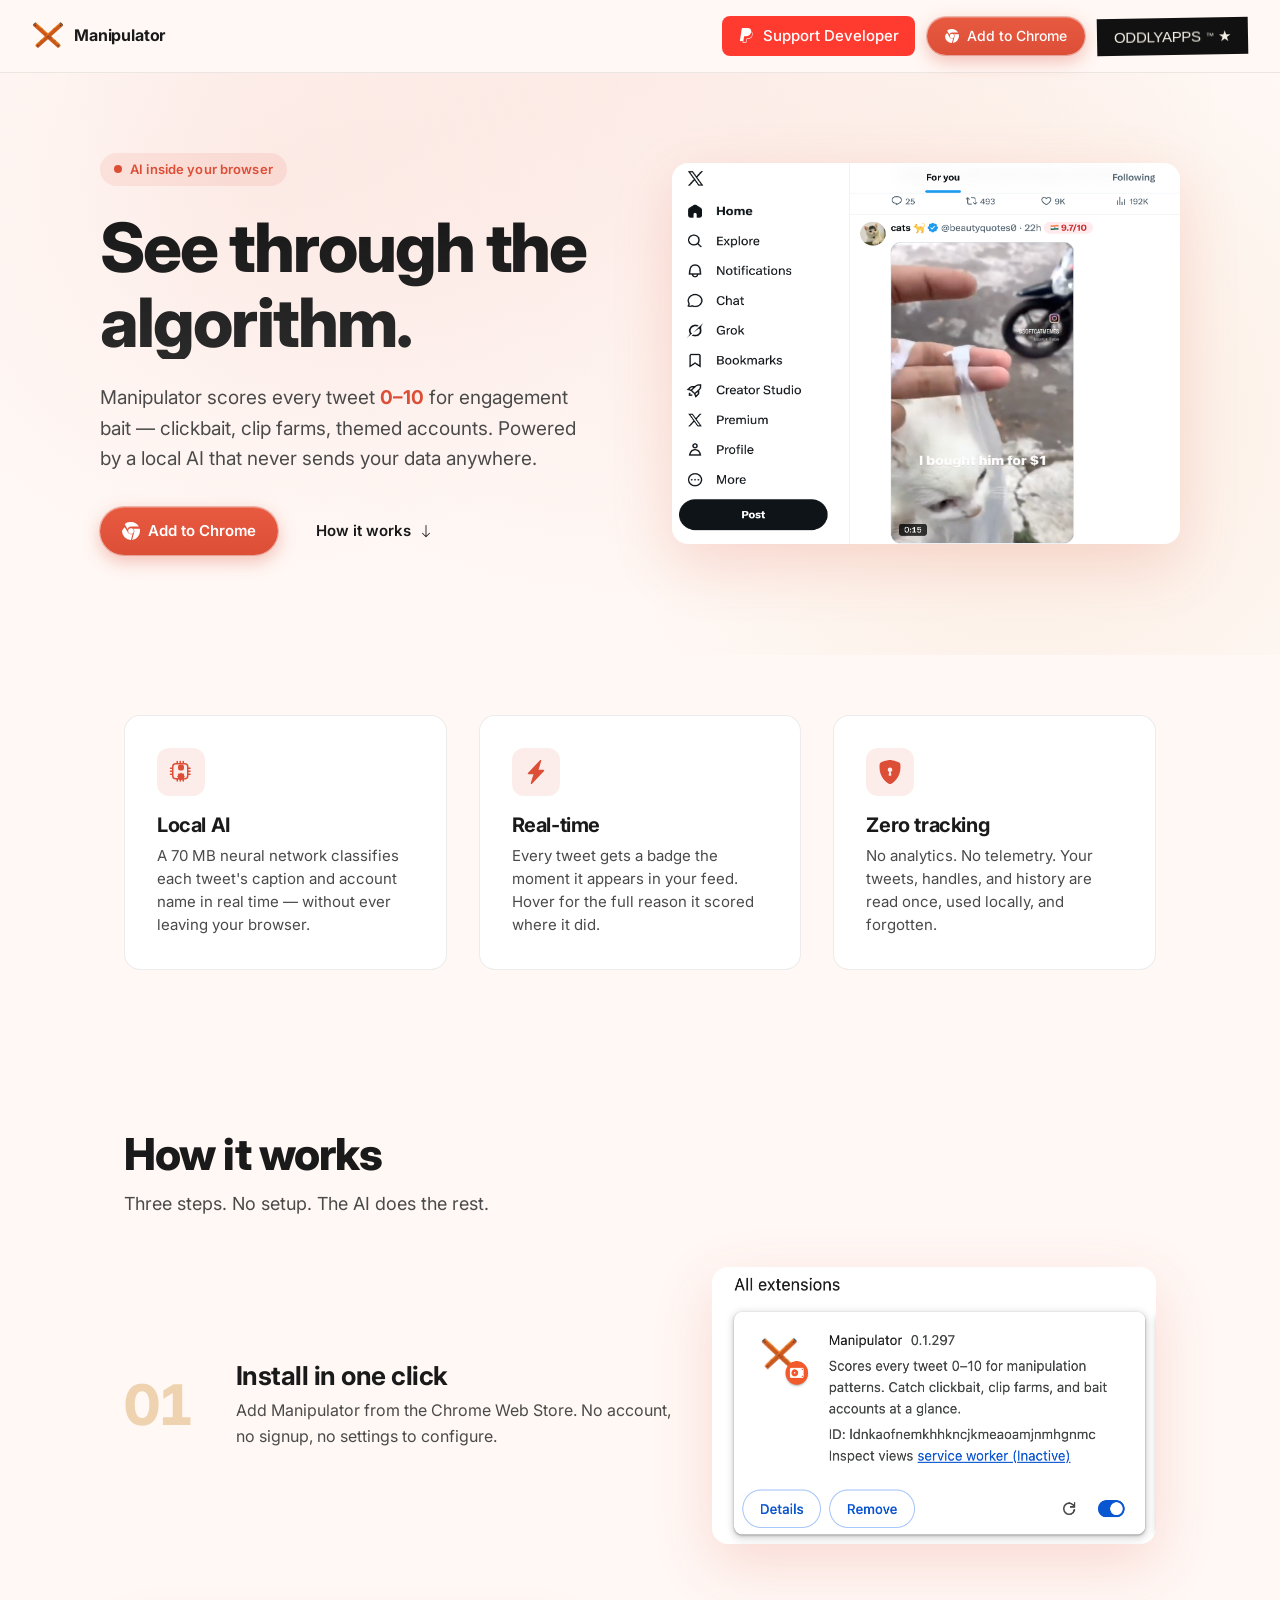
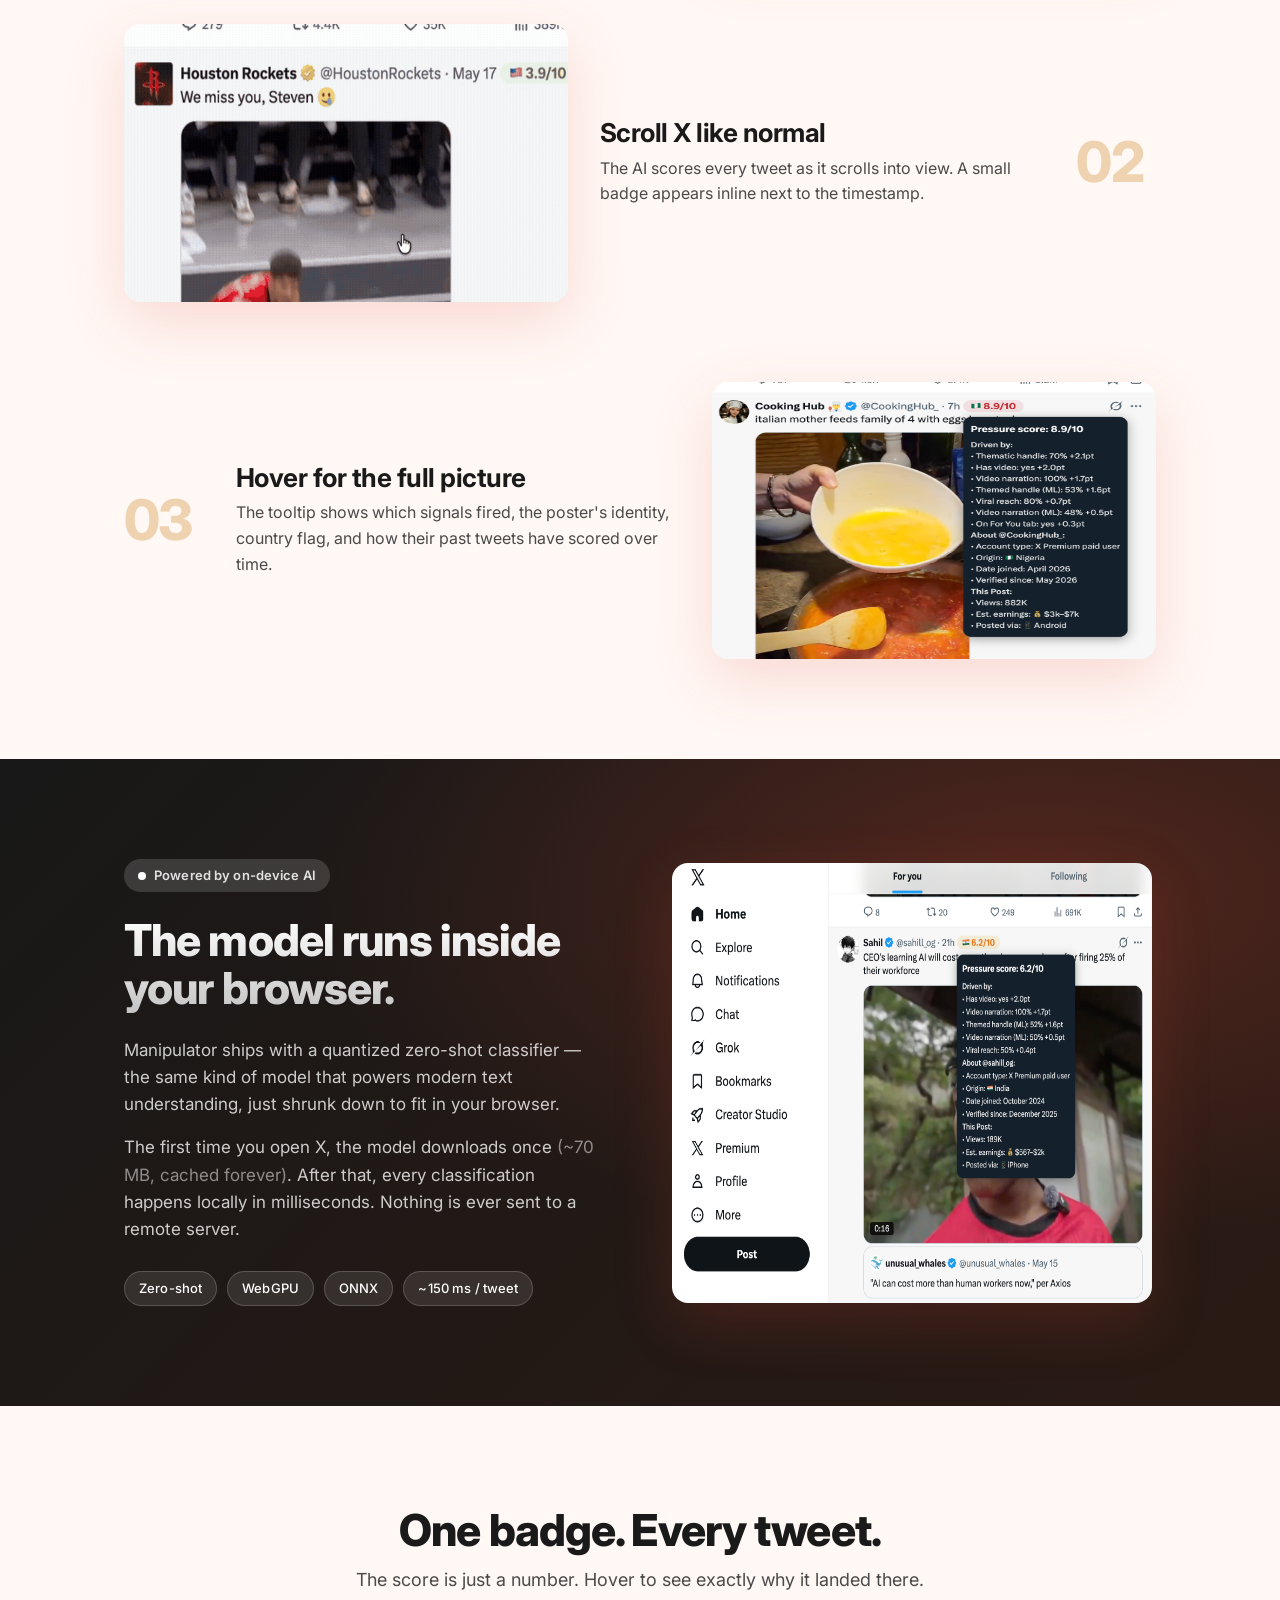
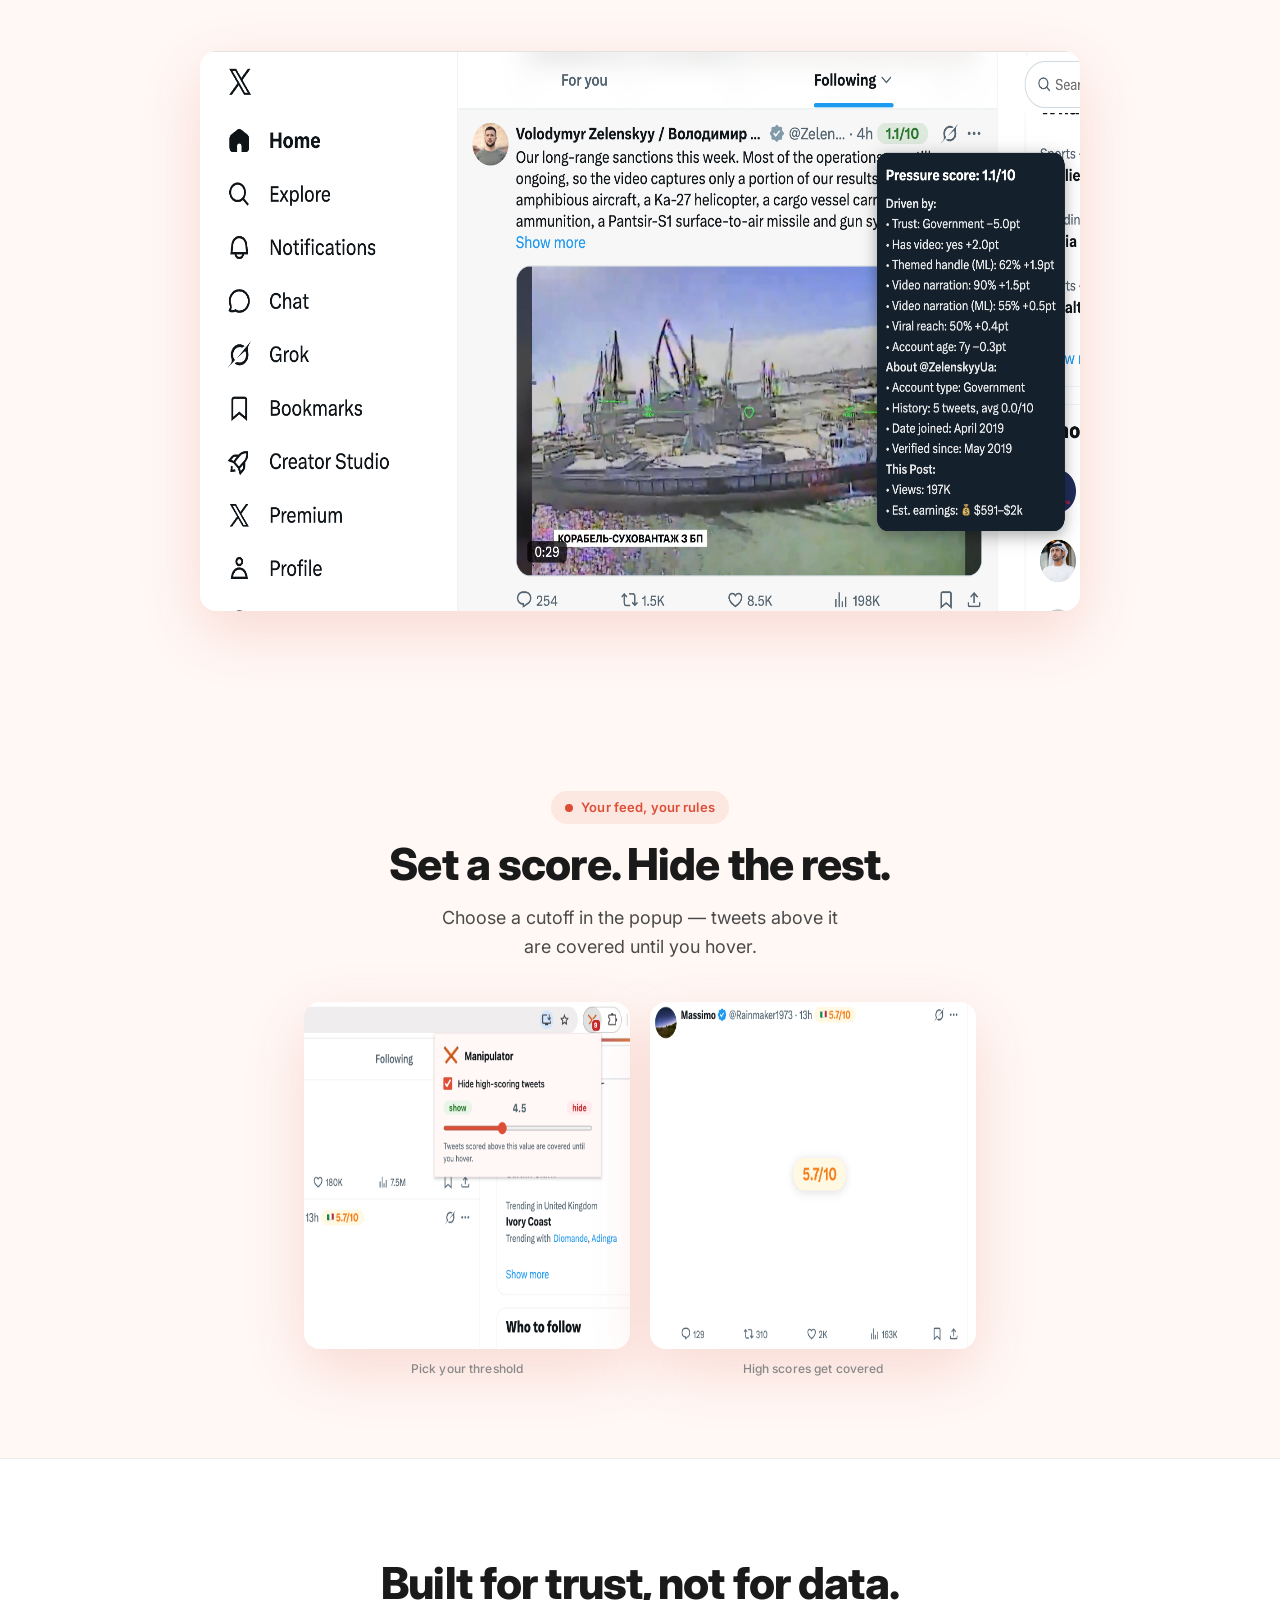
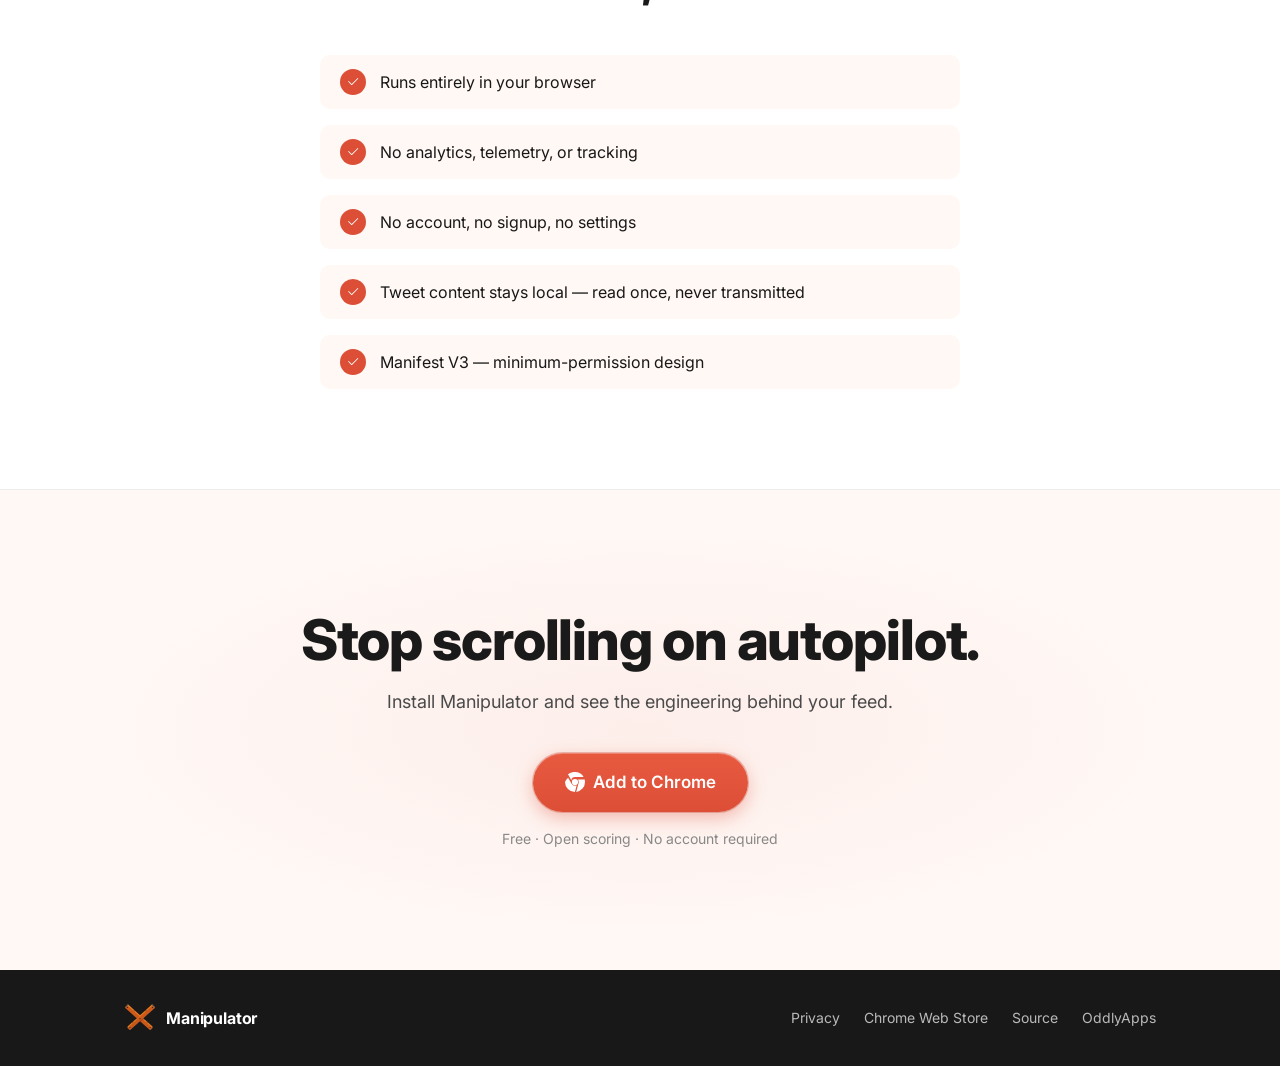
<file: website/index.html>
<!DOCTYPE html>
<html lang="en">
<head>
  <meta charset="UTF-8">
  <meta name="viewport" content="width=device-width, initial-scale=1.0">
  <title>Manipulator — Chrome Extension to Score X Tweets for Manipulation</title>
  <meta name="description" content="Free Chrome extension for X (Twitter). Scores every tweet 0–10 for clickbait, clip farms, and engagement bait using on-device AI. No account, no tracking.">
  <meta name="robots" content="index, follow, max-image-preview:large">
  <meta name="author" content="Manipulator">
  <meta name="theme-color" content="#dc4e36">
  <link rel="canonical" href="https://manipulator-40561.web.app/">
  <link rel="icon" type="image/png" href="icon.png">
  <link rel="apple-touch-icon" href="icon.png">
  <meta property="og:type" content="website">
  <meta property="og:site_name" content="Manipulator">
  <meta property="og:title" content="Manipulator — See through the algorithm on X">
  <meta property="og:description" content="Score every tweet 0–10 for manipulation patterns. Local AI, real-time badges, zero tracking.">
  <meta property="og:url" content="https://manipulator-40561.web.app/">
  <meta property="og:image" content="https://manipulator-40561.web.app/screenshots/hero.png">
  <meta property="og:image:width" content="1000">
  <meta property="og:image:height" content="400">
  <meta property="og:image:alt" content="Manipulator manipulation score badges on the X timeline">
  <meta property="og:locale" content="en_US">
  <meta name="twitter:card" content="summary_large_image">
  <meta name="twitter:title" content="Manipulator — Chrome extension for X feed scores">
  <meta name="twitter:description" content="Spot clickbait, clip farms, and themed accounts at a glance. On-device AI for X (Twitter).">
  <meta name="twitter:image" content="https://manipulator-40561.web.app/screenshots/hero.png">
  <meta name="twitter:image:alt" content="Manipulator manipulation score badges on the X timeline">
  <link rel="preconnect" href="https://fonts.googleapis.com">
  <link rel="preconnect" href="https://fonts.gstatic.com" crossorigin>
  <link href="https://fonts.googleapis.com/css2?family=Inter:wght@400;500;600;700;800;900&display=swap" rel="stylesheet">
  <link rel="stylesheet" href="https://cdn.jsdelivr.net/npm/bootstrap-icons@1.13.1/font/bootstrap-icons.min.css">
  <link rel="stylesheet" href="style.css">
  <script type="application/ld+json">
  {
    "@context": "https://schema.org",
    "@graph": [
      {
        "@type": "WebSite",
        "@id": "https://manipulator-40561.web.app/#website",
        "url": "https://manipulator-40561.web.app/",
        "name": "Manipulator",
        "description": "Chrome extension that scores X (Twitter) tweets for manipulation and engagement bait.",
        "inLanguage": "en"
      },
      {
        "@type": "SoftwareApplication",
        "@id": "https://manipulator-40561.web.app/#app",
        "name": "Manipulator",
        "url": "https://manipulator-40561.web.app/",
        "image": "https://manipulator-40561.web.app/screenshots/hero.png",
        "description": "Scores every tweet 0–10 for clickbait, clip farms, and themed accounts on X using local AI in your browser.",
        "applicationCategory": "BrowserApplication",
        "applicationSubCategory": "Chrome Extension",
        "operatingSystem": "Chrome",
        "downloadUrl": "https://chromewebstore.google.com/detail/manipulator/jiocikdgjppkkaehmkihhilhgfkkcoli",
        "offers": {
          "@type": "Offer",
          "price": "0",
          "priceCurrency": "USD"
        },
        "featureList": [
          "Real-time manipulation scores on X timeline",
          "On-device zero-shot AI classification",
          "Configurable score threshold to hide unwanted tweets",
          "No analytics or telemetry",
          "Hover tooltip with signal breakdown"
        ],
        "isPartOf": { "@id": "https://manipulator-40561.web.app/#website" }
      }
    ]
  }
  </script>
</head>
<body>
  <a class="skip-link" href="#main">Skip to content</a>

  <header class="nav">
    <nav class="nav__inner" aria-label="Primary">
    <a href="./" class="nav__brand">
      <img src="icon.png" alt="Manipulator" width="32" height="32">
      <span>Manipulator</span>
    </a>
    <div class="nav__actions">
      <a href="https://oddlyapps.com/donate" class="donate-link" rel="noopener noreferrer"><i class="bi bi-paypal" style="margin-right: 10px;"></i>Support Developer</a>
      <a href="https://chromewebstore.google.com/detail/manipulator/jiocikdgjppkkaehmkihhilhgfkkcoli" class="btn btn--primary btn--small" rel="noopener noreferrer">
        <!-- bi-browser-chrome -->
        <svg xmlns="http://www.w3.org/2000/svg" width="14" height="14" fill="currentColor" viewBox="0 0 16 16" aria-hidden="true">
          <path fill-rule="evenodd" d="M16 8a8.001 8.001 0 0 1-7.022 7.94l1.902-7.098a2.995 2.995 0 0 0 .05-1.492A2.977 2.977 0 0 0 10.237 6h5.511A8 8 0 0 1 16 8M0 8a8 8 0 0 0 7.927 8l1.426-5.321a2.978 2.978 0 0 1-.723.255 2.979 2.979 0 0 1-1.743-.187A2.986 2.986 0 0 1 5.27 9.4L2.487 4.582A7.987 7.987 0 0 0 0 8m5.5 0a2.5 2.5 0 1 1 5 0 2.5 2.5 0 0 1-5 0M8 0a7.998 7.998 0 0 1 6.929 4H8a3.003 3.003 0 0 0-2.96 2.5h-.04l-.045-.083L2.387 1.84A7.978 7.978 0 0 1 8 0"/>
        </svg>
        Add to Chrome
      </a>
      <a href="https://oddlyapps.com/manipulator" class="oddlyapps-logo" rel="noopener noreferrer">OddlyApps<sup>™</sup> <span aria-hidden="true">★</span></a>
    </div>
    </nav>
  </header>

  <main id="main">
  <section class="hero" aria-labelledby="hero-heading">
    <div class="hero__inner">
      <div class="hero__copy">
        <span class="eyebrow">
          <span class="dot"></span> AI inside your browser
        </span>
        <h1 id="hero-heading">See through the algorithm.</h1>
        <p class="lead">
          Manipulator scores every tweet <strong>0–10</strong> for engagement
          bait — clickbait, clip farms, themed accounts. Powered by a local
          AI that never sends your data anywhere.
        </p>
        <div class="hero__cta">
          <a href="https://chromewebstore.google.com/detail/manipulator/jiocikdgjppkkaehmkihhilhgfkkcoli" class="btn btn--primary" rel="noopener noreferrer">
            <!-- bi-browser-chrome -->
            <svg xmlns="http://www.w3.org/2000/svg" width="18" height="18" fill="currentColor" viewBox="0 0 16 16" aria-hidden="true">
              <path fill-rule="evenodd" d="M16 8a8.001 8.001 0 0 1-7.022 7.94l1.902-7.098a2.995 2.995 0 0 0 .05-1.492A2.977 2.977 0 0 0 10.237 6h5.511A8 8 0 0 1 16 8M0 8a8 8 0 0 0 7.927 8l1.426-5.321a2.978 2.978 0 0 1-.723.255 2.979 2.979 0 0 1-1.743-.187A2.986 2.986 0 0 1 5.27 9.4L2.487 4.582A7.987 7.987 0 0 0 0 8m5.5 0a2.5 2.5 0 1 1 5 0 2.5 2.5 0 0 1-5 0M8 0a7.998 7.998 0 0 1 6.929 4H8a3.003 3.003 0 0 0-2.96 2.5h-.04l-.045-.083L2.387 1.84A7.978 7.978 0 0 1 8 0"/>
            </svg>
            Add to Chrome
          </a>
          <a href="#how" class="btn btn--ghost">
            How it works
            <!-- bi-arrow-down -->
            <svg xmlns="http://www.w3.org/2000/svg" width="14" height="14" fill="currentColor" viewBox="0 0 16 16" aria-hidden="true">
              <path fill-rule="evenodd" d="M8 1a.5.5 0 0 1 .5.5v11.793l3.146-3.147a.5.5 0 0 1 .708.708l-4 4a.5.5 0 0 1-.708 0l-4-4a.5.5 0 0 1 .708-.708L7.5 13.293V1.5A.5.5 0 0 1 8 1z"/>
            </svg>
          </a>
        </div>
      </div>

      <div class="hero__visual">
        <div class="screenshot screenshot--hero">
          <img src="screenshots/hero.png" alt="Manipulator badges in the X timeline" width="1000" height="400" fetchpriority="high" decoding="async">
        </div>
      </div>
    </div>
  </section>

  <!-- ─── Three pillars ─────────────────────────────────────────────── -->
  <section class="pillars" aria-labelledby="pillars-heading">
    <h2 id="pillars-heading" class="visually-hidden">Why Manipulator</h2>
    <div class="container">
      <div class="pillar">
        <div class="pillar__icon" aria-hidden="true">
          <!-- bi-cpu-fill -->
          <svg xmlns="http://www.w3.org/2000/svg" fill="currentColor" viewBox="0 0 16 16">
            <path d="M6 4.5a1.5 1.5 0 0 1 1.5-1.5h1A1.5 1.5 0 0 1 10 4.5v1A1.5 1.5 0 0 1 8.5 7h-1A1.5 1.5 0 0 1 6 5.5v-1zM6.5 9a.5.5 0 0 0-.5.5v.793l-.354.353a.5.5 0 0 0 0 .708l.354.353V12.5a.5.5 0 0 0 .5.5h.793l.353.354a.5.5 0 0 0 .708 0L8.707 13H9.5a.5.5 0 0 0 .5-.5v-.793l.354-.353a.5.5 0 0 0 0-.708L10 10.293V9.5a.5.5 0 0 0-.5-.5h-.793L8.354 8.646a.5.5 0 0 0-.708 0L7.293 9H6.5z"/>
            <path d="M5.5.5A.5.5 0 0 1 6 1v1h1V1a.5.5 0 0 1 1 0v1h1V1a.5.5 0 0 1 1 0v1h.5A2.5 2.5 0 0 1 13 4.5V5h1a.5.5 0 0 1 0 1h-1v1h1a.5.5 0 0 1 0 1h-1v1h1a.5.5 0 0 1 0 1h-1v.5a2.5 2.5 0 0 1-2.5 2.5H10v1a.5.5 0 0 1-1 0v-1H8v1a.5.5 0 0 1-1 0v-1H6v1a.5.5 0 0 1-1 0v-1h-.5A2.5 2.5 0 0 1 2 10.5V10H1a.5.5 0 0 1 0-1h1V8H1a.5.5 0 0 1 0-1h1V6H1a.5.5 0 0 1 0-1h1v-.5A2.5 2.5 0 0 1 4.5 2H5V1a.5.5 0 0 1 .5-.5zM4.5 3A1.5 1.5 0 0 0 3 4.5v6A1.5 1.5 0 0 0 4.5 12h6a1.5 1.5 0 0 0 1.5-1.5v-6A1.5 1.5 0 0 0 10.5 3h-6z"/>
          </svg>
        </div>
        <h3>Local AI</h3>
        <p>A 70 MB neural network classifies each tweet's caption and account name in real time — without ever leaving your browser.</p>
      </div>
      <div class="pillar">
        <div class="pillar__icon" aria-hidden="true">
          <!-- bi-lightning-charge-fill -->
          <svg xmlns="http://www.w3.org/2000/svg" fill="currentColor" viewBox="0 0 16 16">
            <path d="M11.251.068a.5.5 0 0 1 .227.58L9.677 6.5H13a.5.5 0 0 1 .364.843l-8 8.5a.5.5 0 0 1-.842-.49L6.323 9.5H3a.5.5 0 0 1-.364-.843l8-8.5a.5.5 0 0 1 .615-.09z"/>
          </svg>
        </div>
        <h3>Real-time</h3>
        <p>Every tweet gets a badge the moment it appears in your feed. Hover for the full reason it scored where it did.</p>
      </div>
      <div class="pillar">
        <div class="pillar__icon" aria-hidden="true">
          <!-- bi-shield-lock-fill -->
          <svg xmlns="http://www.w3.org/2000/svg" fill="currentColor" viewBox="0 0 16 16">
            <path fill-rule="evenodd" d="M8 0c-.69 0-1.843.265-2.928.56-1.11.3-2.229.655-2.887.87a1.54 1.54 0 0 0-1.044 1.262c-.596 4.477.787 7.795 2.465 9.99a11.78 11.78 0 0 0 2.517 2.453c.386.273.744.482 1.048.625.28.132.581.24.829.24s.548-.108.829-.24a7.158 7.158 0 0 0 1.048-.625 11.779 11.779 0 0 0 2.517-2.453c1.678-2.195 3.061-5.513 2.465-9.99a1.541 1.541 0 0 0-1.044-1.263 62.467 62.467 0 0 0-2.887-.87C9.843.266 8.69 0 8 0zm0 5a1.5 1.5 0 0 1 .5 2.915l.385 1.99a.5.5 0 0 1-.491.595h-.788a.5.5 0 0 1-.49-.595l.384-1.99A1.5 1.5 0 0 1 8 5z"/>
          </svg>
        </div>
        <h3>Zero tracking</h3>
        <p>No analytics. No telemetry. Your tweets, handles, and history are read once, used locally, and forgotten.</p>
      </div>
    </div>
  </section>

  <!-- ─── How it works ──────────────────────────────────────────────── -->
  <section class="how" id="how" aria-labelledby="how-heading">
    <div class="container">
      <h2 id="how-heading">How it works</h2>
      <p class="section-lead">
        Three steps. No setup. The AI does the rest.
      </p>

      <ol class="steps">
        <li class="step">
          <div class="step__number">01</div>
          <div class="step__body">
            <h3>Install in one click</h3>
            <p>Add Manipulator from the Chrome Web Store. No account, no signup, no settings to configure.</p>
          </div>
          <div class="screenshot screenshot--step">
            <img src="screenshots/step-install.png" alt="Chrome Web Store install page for Manipulator" width="960" height="600" loading="lazy" decoding="async">
          </div>
        </li>

        <li class="step step--reverse">
          <div class="step__number">02</div>
          <div class="step__body">
            <h3>Scroll X like normal</h3>
            <p>The AI scores every tweet as it scrolls into view. A small badge appears inline next to the timestamp.</p>
          </div>
          <div class="screenshot screenshot--step">
            <img src="screenshots/step-badge.gif" alt="Manipulator score badge on a tweet in the X timeline" width="760" height="600" loading="lazy" decoding="async">
          </div>
        </li>

        <li class="step">
          <div class="step__number">03</div>
          <div class="step__body">
            <h3>Hover for the full picture</h3>
            <p>The tooltip shows which signals fired, the poster's identity, country flag, and how their past tweets have scored over time.</p>
          </div>
          <div class="screenshot screenshot--step">
            <img src="screenshots/step-tooltip.png" alt="Manipulator tooltip showing score breakdown on hover" width="960" height="600" loading="lazy" decoding="async">
          </div>
        </li>
      </ol>
    </div>
  </section>

  <!-- ─── AI emphasis ───────────────────────────────────────────────── -->
  <section class="ai" aria-labelledby="ai-heading">
    <div class="container ai__grid">
      <div class="ai__copy">
        <span class="eyebrow eyebrow--light">
          <span class="dot dot--light"></span> Powered by on-device AI
        </span>
        <h2 id="ai-heading">The model runs inside your browser.</h2>
        <p>
          Manipulator ships with a quantized zero-shot classifier — the same
          kind of model that powers modern text understanding, just shrunk
          down to fit in your browser.
        </p>
        <p>
          The first time you open X, the model downloads once
          <span class="muted">(~70 MB, cached forever)</span>. After that,
          every classification happens locally in milliseconds. Nothing is
          ever sent to a remote server.
        </p>
        <div class="ai__pills">
          <span class="pill">Zero-shot</span>
          <span class="pill">WebGPU</span>
          <span class="pill">ONNX</span>
          <span class="pill">~150 ms / tweet</span>
        </div>
      </div>

      <div class="screenshot screenshot--ai">
        <img src="screenshots/ai-breakdown.png" alt="Manipulator tooltip showing AI classification signals" width="960" height="440" loading="lazy" decoding="async">
      </div>
    </div>
  </section>

  <!-- ─── Big screenshot ────────────────────────────────────────────── -->
  <section class="showcase" aria-labelledby="showcase-heading">
    <div class="container">
      <h2 id="showcase-heading">One badge. Every tweet.</h2>
      <p class="section-lead">
        The score is just a number. Hover to see exactly why it landed there.
      </p>

      <div class="screenshot screenshot--showcase">
        <img src="screenshots/showcase.png" alt="High-scoring tweet with Manipulator tooltip expanded" width="1760" height="560" loading="lazy" decoding="async">
      </div>
    </div>
  </section>

  <!-- ─── Hide filter ───────────────────────────────────────────────── -->
  <section class="hide-filter" id="hide" aria-labelledby="hide-heading">
    <div class="container hide-filter__inner">
      <span class="eyebrow">
        <span class="dot"></span> Your feed, your rules
      </span>
      <h2 id="hide-heading">Set a score. Hide the rest.</h2>
      <p class="section-lead">
        Choose a cutoff in the popup — tweets above it are covered until you hover.
      </p>

      <div class="hide-filter__shots">
        <figure class="hide-filter__shot">
          <div class="screenshot">
            <img src="screenshots/hide-slider.png" alt="Hide threshold slider in the Manipulator popup" width="687" height="347" loading="lazy" decoding="async">
          </div>
          <figcaption>Pick your threshold</figcaption>
        </figure>
        <figure class="hide-filter__shot">
          <div class="screenshot">
            <img src="screenshots/hide-tweet.png" alt="High-scoring tweet covered with score badge" width="708" height="347" loading="lazy" decoding="async">
          </div>
          <figcaption>High scores get covered</figcaption>
        </figure>
      </div>
    </div>
  </section>

  <!-- ─── Privacy ───────────────────────────────────────────────────── -->
  <section class="privacy" id="privacy" aria-labelledby="privacy-heading">
    <div class="container">
      <h2 id="privacy-heading">Built for trust, not for data.</h2>
      <div class="privacy__grid">
        <div class="privacy__row">
          <span class="check" aria-hidden="true">
            <svg xmlns="http://www.w3.org/2000/svg" fill="currentColor" viewBox="0 0 16 16"><path d="M13.854 3.646a.5.5 0 0 1 0 .708l-7 7a.5.5 0 0 1-.708 0l-3.5-3.5a.5.5 0 1 1 .708-.708L6.5 10.293l6.646-6.647a.5.5 0 0 1 .708 0z"/></svg>
          </span>
          <span>Runs entirely in your browser</span>
        </div>
        <div class="privacy__row">
          <span class="check" aria-hidden="true">
            <svg xmlns="http://www.w3.org/2000/svg" fill="currentColor" viewBox="0 0 16 16"><path d="M13.854 3.646a.5.5 0 0 1 0 .708l-7 7a.5.5 0 0 1-.708 0l-3.5-3.5a.5.5 0 1 1 .708-.708L6.5 10.293l6.646-6.647a.5.5 0 0 1 .708 0z"/></svg>
          </span>
          <span>No analytics, telemetry, or tracking</span>
        </div>
        <div class="privacy__row">
          <span class="check" aria-hidden="true">
            <svg xmlns="http://www.w3.org/2000/svg" fill="currentColor" viewBox="0 0 16 16"><path d="M13.854 3.646a.5.5 0 0 1 0 .708l-7 7a.5.5 0 0 1-.708 0l-3.5-3.5a.5.5 0 1 1 .708-.708L6.5 10.293l6.646-6.647a.5.5 0 0 1 .708 0z"/></svg>
          </span>
          <span>No account, no signup, no settings</span>
        </div>
        <div class="privacy__row">
          <span class="check" aria-hidden="true">
            <svg xmlns="http://www.w3.org/2000/svg" fill="currentColor" viewBox="0 0 16 16"><path d="M13.854 3.646a.5.5 0 0 1 0 .708l-7 7a.5.5 0 0 1-.708 0l-3.5-3.5a.5.5 0 1 1 .708-.708L6.5 10.293l6.646-6.647a.5.5 0 0 1 .708 0z"/></svg>
          </span>
          <span>Tweet content stays local — read once, never transmitted</span>
        </div>
        <div class="privacy__row">
          <span class="check" aria-hidden="true">
            <svg xmlns="http://www.w3.org/2000/svg" fill="currentColor" viewBox="0 0 16 16"><path d="M13.854 3.646a.5.5 0 0 1 0 .708l-7 7a.5.5 0 0 1-.708 0l-3.5-3.5a.5.5 0 1 1 .708-.708L6.5 10.293l6.646-6.647a.5.5 0 0 1 .708 0z"/></svg>
          </span>
          <span>Manifest V3 — minimum-permission design</span>
        </div>
      </div>
    </div>
  </section>

  <!-- ─── Final CTA ─────────────────────────────────────────────────── -->
  <section class="cta" id="install" aria-labelledby="install-heading">
    <div class="container">
      <h2 id="install-heading">Stop scrolling on autopilot.</h2>
      <p class="section-lead">Install Manipulator and see the engineering behind your feed.</p>
      <a href="https://chromewebstore.google.com/detail/manipulator/jiocikdgjppkkaehmkihhilhgfkkcoli" class="btn btn--primary btn--large" rel="noopener noreferrer">
        <!-- bi-browser-chrome -->
        <svg xmlns="http://www.w3.org/2000/svg" width="20" height="20" fill="currentColor" viewBox="0 0 16 16" aria-hidden="true">
          <path fill-rule="evenodd" d="M16 8a8.001 8.001 0 0 1-7.022 7.94l1.902-7.098a2.995 2.995 0 0 0 .05-1.492A2.977 2.977 0 0 0 10.237 6h5.511A8 8 0 0 1 16 8M0 8a8 8 0 0 0 7.927 8l1.426-5.321a2.978 2.978 0 0 1-.723.255 2.979 2.979 0 0 1-1.743-.187A2.986 2.986 0 0 1 5.27 9.4L2.487 4.582A7.987 7.987 0 0 0 0 8m5.5 0a2.5 2.5 0 1 1 5 0 2.5 2.5 0 0 1-5 0M8 0a7.998 7.998 0 0 1 6.929 4H8a3.003 3.003 0 0 0-2.96 2.5h-.04l-.045-.083L2.387 1.84A7.978 7.978 0 0 1 8 0"/>
        </svg>
        Add to Chrome
      </a>
      <p class="muted small">Free · Open scoring · No account required</p>
    </div>
  </section>
  </main>

  <footer class="footer">
    <div class="container">
      <div class="footer__brand">
        <img src="icon.png" alt="Manipulator" width="32" height="32">
        <span>Manipulator</span>
      </div>
      <nav class="footer__links" aria-label="Footer">
        <a href="#privacy">Privacy</a>
        <a href="https://chromewebstore.google.com/detail/manipulator/jiocikdgjppkkaehmkihhilhgfkkcoli" rel="noopener noreferrer">Chrome Web Store</a>
        <a href="https://github.com/aliolci/manipulator" rel="noopener noreferrer">Source</a>
        <a href="https://oddlyapps.com/manipulator" rel="noopener noreferrer">OddlyApps</a>
      </nav>
    </div>
  </footer>

</body>
</html>
</file>
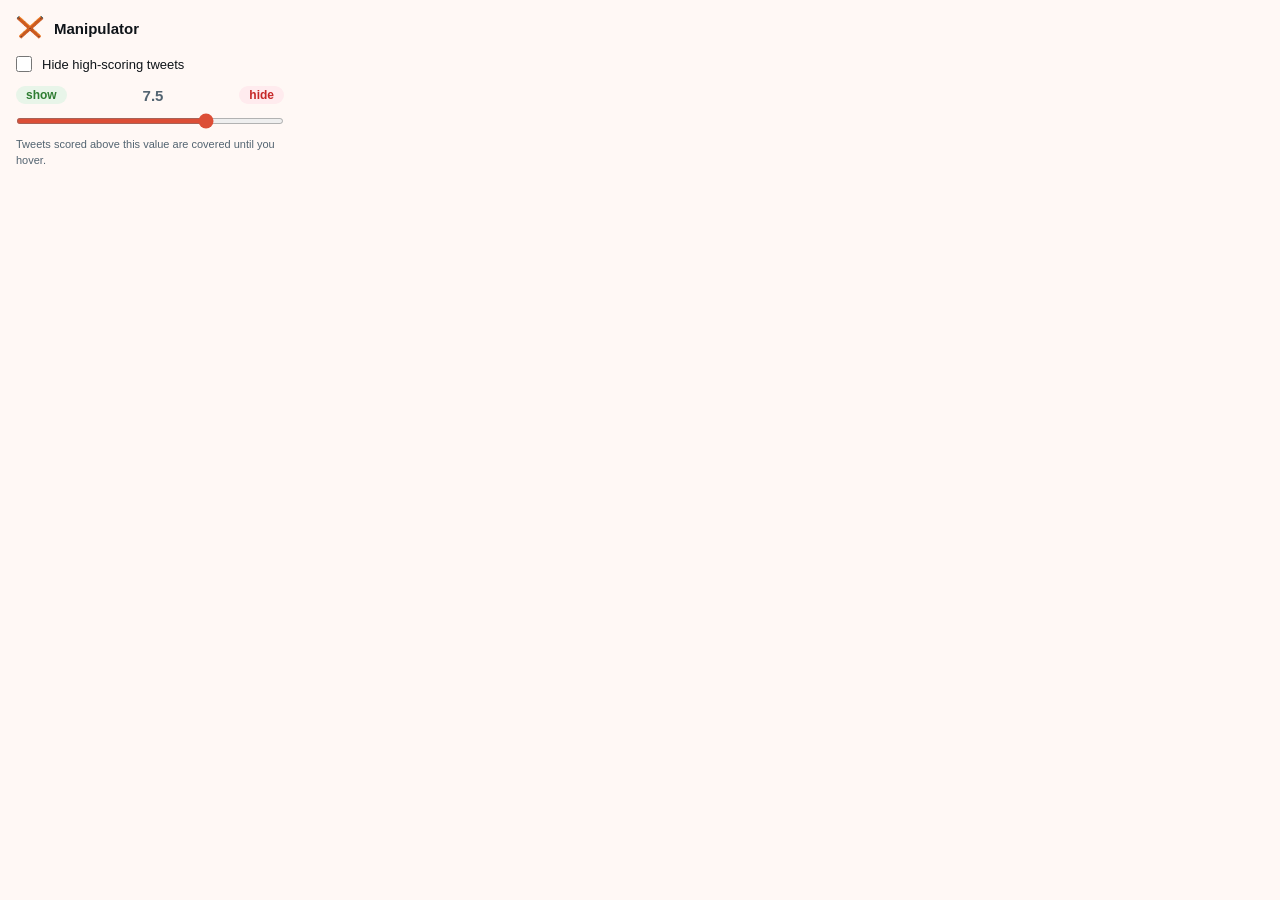
<file: popup/popup.html>
<!DOCTYPE html>
<html lang="en">
<head>
  <meta charset="UTF-8">
  <meta name="viewport" content="width=device-width, initial-scale=1.0">
  <title>Manipulator</title>
  <link rel="stylesheet" href="popup.css">
</head>
<body>
  <header class="popup-header">
    <img src="../icons/icon-48.png" alt="" width="28" height="28">
    <span>Manipulator</span>
  </header>

  <label class="toggle-row">
    <input type="checkbox" id="hide-enabled">
    <span>Hide high-scoring tweets</span>
  </label>

  <div class="slider-panel" id="slider-panel">
    <div class="slider-labels">
      <span class="mini-badge mini-badge--show">show</span>
      <span class="slider-value" id="threshold-value">7.5</span>
      <span class="mini-badge mini-badge--hide">hide</span>
    </div>
    <input
      type="range"
      id="hide-threshold"
      min="1"
      max="10"
      step="0.1"
      value="7.5"
      aria-label="Hide tweets scored above this value"
    >
    <p class="slider-hint">Tweets scored above this value are covered until you hover.</p>
  </div>

  <script src="popup.js"></script>
</body>
</html>
</file>
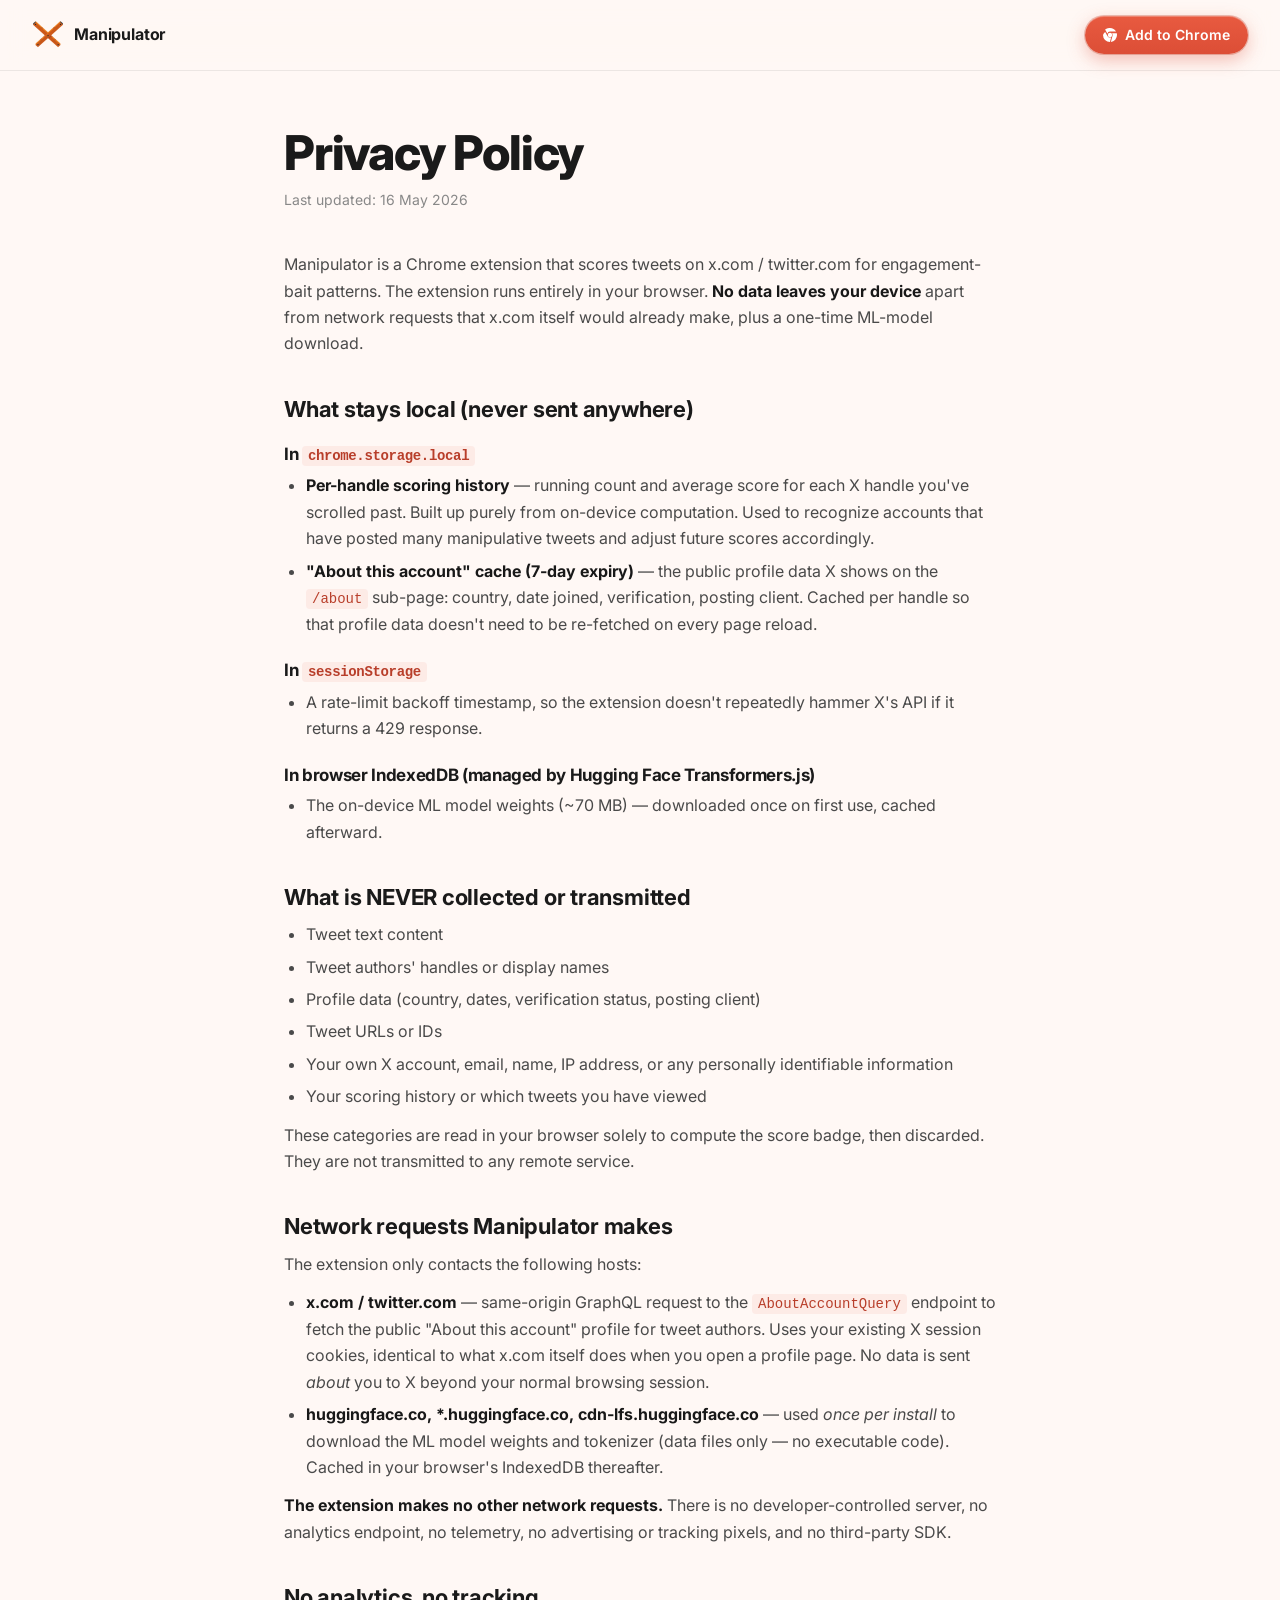
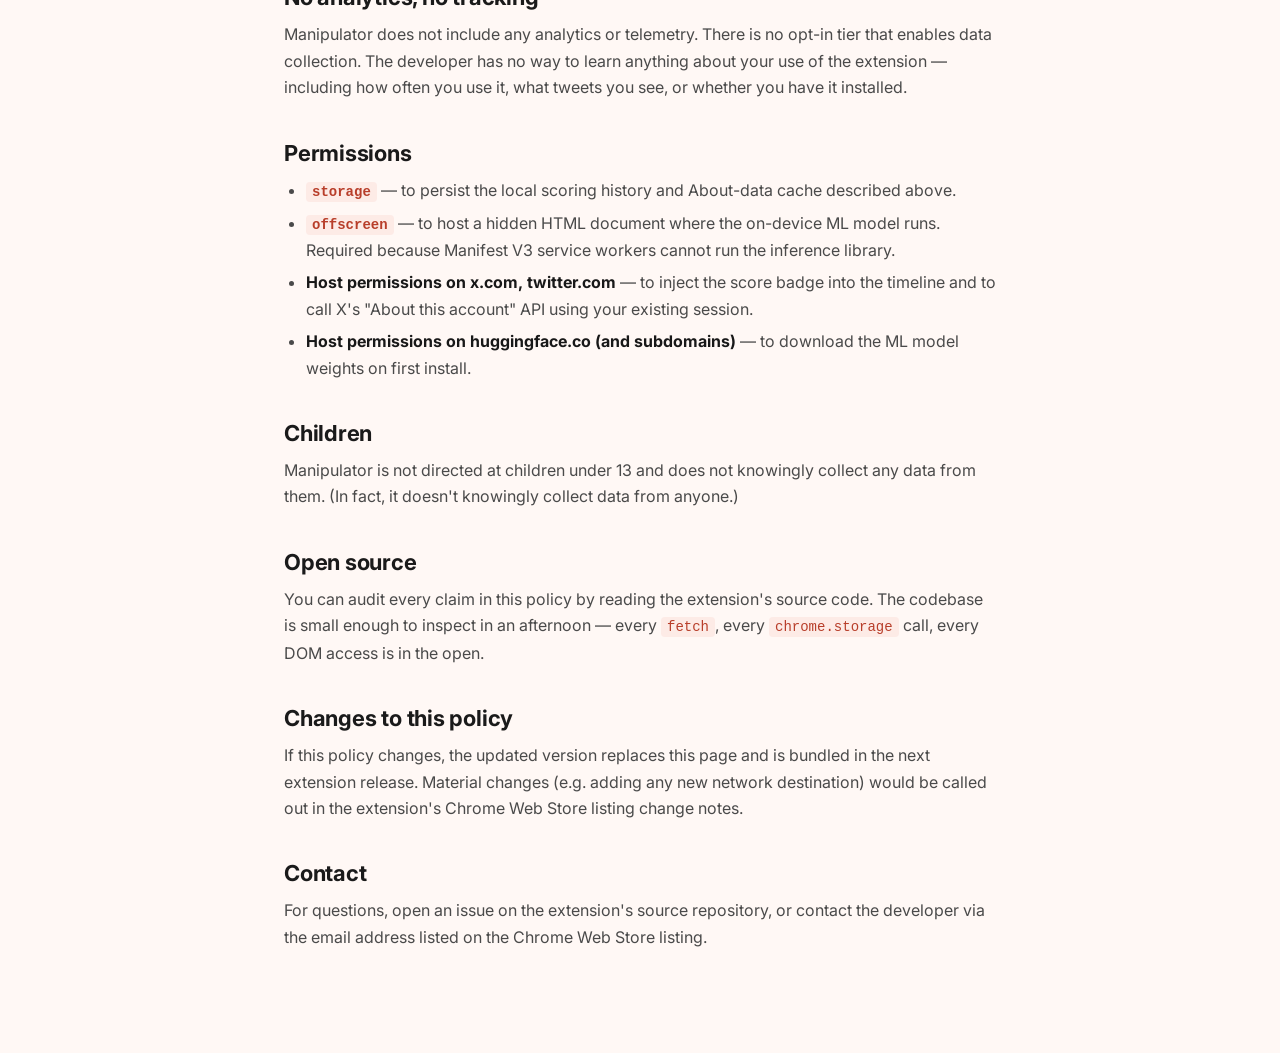
<file: website/privacy.html>
<!DOCTYPE html>
<html lang="en">
<head>
  <meta charset="UTF-8">
  <meta name="viewport" content="width=device-width, initial-scale=1.0">
  <title>Privacy Policy — Manipulator</title>
  <meta name="description" content="Manipulator runs entirely in your browser. No analytics, no telemetry, no tracking.">
  <meta name="robots" content="index, follow">
  <meta name="theme-color" content="#dc4e36">
  <link rel="canonical" href="https://manipulator-40561.web.app/privacy.html">
  <link rel="icon" type="image/png" href="icon.png">
  <link rel="preconnect" href="https://fonts.googleapis.com">
  <link rel="preconnect" href="https://fonts.gstatic.com" crossorigin>
  <link href="https://fonts.googleapis.com/css2?family=Inter:wght@400;500;600;700;800;900&display=swap" rel="stylesheet">
  <link rel="stylesheet" href="style.css">
  <style>
    .legal {
      max-width: 760px;
      margin: 0 auto;
      padding: 56px 24px 96px;
    }
    .legal h1 {
      font-size: clamp(34px, 5vw, 48px);
      font-weight: 800;
      letter-spacing: -0.025em;
      margin-bottom: 8px;
    }
    .legal .lastmod {
      color: var(--ink-3);
      font-size: 14px;
      margin-bottom: 40px;
    }
    .legal h2 {
      font-size: 22px;
      font-weight: 700;
      letter-spacing: -0.01em;
      margin: 40px 0 12px;
    }
    .legal h3 {
      font-size: 17px;
      font-weight: 700;
      margin: 24px 0 8px;
    }
    .legal p, .legal ul {
      color: var(--ink-2);
      font-size: 16px;
      line-height: 1.65;
      margin: 0 0 12px;
    }
    .legal ul { padding-left: 22px; }
    .legal li { margin-bottom: 6px; }
    .legal strong { color: var(--ink); }
    .legal code {
      background: rgba(220, 78, 54, 0.08);
      padding: 2px 6px;
      border-radius: 4px;
      font-size: 14px;
      color: var(--coral-dark);
    }
    .legal a { color: var(--coral); text-decoration: underline; text-underline-offset: 2px; }
  </style>
</head>
<body>

  <header class="nav">
    <nav class="nav__inner" aria-label="Primary">
      <a href="./" class="nav__brand">
        <img src="icon.png" alt="Manipulator" width="32" height="32">
        <span>Manipulator</span>
      </a>
      <a href="https://chromewebstore.google.com/detail/manipulator/jiocikdgjppkkaehmkihhilhgfkkcoli" class="btn btn--primary btn--small" rel="noopener noreferrer">
        <svg xmlns="http://www.w3.org/2000/svg" width="14" height="14" fill="currentColor" viewBox="0 0 16 16" aria-hidden="true">
          <path fill-rule="evenodd" d="M16 8a8.001 8.001 0 0 1-7.022 7.94l1.902-7.098a2.995 2.995 0 0 0 .05-1.492A2.977 2.977 0 0 0 10.237 6h5.511A8 8 0 0 1 16 8M0 8a8 8 0 0 0 7.927 8l1.426-5.321a2.978 2.978 0 0 1-.723.255 2.979 2.979 0 0 1-1.743-.187A2.986 2.986 0 0 1 5.27 9.4L2.487 4.582A7.987 7.987 0 0 0 0 8m5.5 0a2.5 2.5 0 1 1 5 0 2.5 2.5 0 0 1-5 0M8 0a7.998 7.998 0 0 1 6.929 4H8a3.003 3.003 0 0 0-2.96 2.5h-.04l-.045-.083L2.387 1.84A7.978 7.978 0 0 1 8 0"/>
        </svg>
        Add to Chrome
      </a>
    </nav>
  </header>

  <main class="legal">

    <h1>Privacy Policy</h1>
    <p class="lastmod">Last updated: 16 May 2026</p>

    <p>
      Manipulator is a Chrome extension that scores tweets on x.com / twitter.com
      for engagement-bait patterns. The extension runs entirely in your browser.
      <strong>No data leaves your device</strong> apart from network requests
      that x.com itself would already make, plus a one-time ML-model download.
    </p>

    <h2>What stays local (never sent anywhere)</h2>

    <h3>In <code>chrome.storage.local</code></h3>
    <ul>
      <li>
        <strong>Per-handle scoring history</strong> — running count and average
        score for each X handle you've scrolled past. Built up purely from
        on-device computation. Used to recognize accounts that have posted many
        manipulative tweets and adjust future scores accordingly.
      </li>
      <li>
        <strong>"About this account" cache (7-day expiry)</strong> — the
        public profile data X shows on the <code>/about</code> sub-page:
        country, date joined, verification, posting client. Cached per handle
        so that profile data doesn't need to be re-fetched on every page reload.
      </li>
    </ul>

    <h3>In <code>sessionStorage</code></h3>
    <ul>
      <li>
        A rate-limit backoff timestamp, so the extension doesn't repeatedly
        hammer X's API if it returns a 429 response.
      </li>
    </ul>

    <h3>In browser IndexedDB (managed by Hugging Face Transformers.js)</h3>
    <ul>
      <li>
        The on-device ML model weights (~70 MB) — downloaded once on first
        use, cached afterward.
      </li>
    </ul>

    <h2>What is NEVER collected or transmitted</h2>
    <ul>
      <li>Tweet text content</li>
      <li>Tweet authors' handles or display names</li>
      <li>Profile data (country, dates, verification status, posting client)</li>
      <li>Tweet URLs or IDs</li>
      <li>Your own X account, email, name, IP address, or any personally identifiable information</li>
      <li>Your scoring history or which tweets you have viewed</li>
    </ul>
    <p>
      These categories are read in your browser solely to compute the score
      badge, then discarded. They are not transmitted to any remote service.
    </p>

    <h2>Network requests Manipulator makes</h2>
    <p>The extension only contacts the following hosts:</p>
    <ul>
      <li>
        <strong>x.com / twitter.com</strong> — same-origin GraphQL request to
        the <code>AboutAccountQuery</code> endpoint to fetch the public "About
        this account" profile for tweet authors. Uses your existing X session
        cookies, identical to what x.com itself does when you open a profile
        page. No data is sent <em>about</em> you to X beyond your normal
        browsing session.
      </li>
      <li>
        <strong>huggingface.co, *.huggingface.co, cdn-lfs.huggingface.co</strong>
        — used <em>once per install</em> to download the ML model weights and
        tokenizer (data files only — no executable code). Cached in your
        browser's IndexedDB thereafter.
      </li>
    </ul>
    <p>
      <strong>The extension makes no other network requests.</strong>
      There is no developer-controlled server, no analytics endpoint, no
      telemetry, no advertising or tracking pixels, and no third-party SDK.
    </p>

    <h2>No analytics, no tracking</h2>
    <p>
      Manipulator does not include any analytics or telemetry. There is no
      opt-in tier that enables data collection. The developer has no way to
      learn anything about your use of the extension — including how often
      you use it, what tweets you see, or whether you have it installed.
    </p>

    <h2>Permissions</h2>
    <ul>
      <li>
        <strong><code>storage</code></strong> — to persist the local scoring
        history and About-data cache described above.
      </li>
      <li>
        <strong><code>offscreen</code></strong> — to host a hidden HTML
        document where the on-device ML model runs. Required because Manifest V3
        service workers cannot run the inference library.
      </li>
      <li>
        <strong>Host permissions on x.com, twitter.com</strong> — to inject the
        score badge into the timeline and to call X's "About this account" API
        using your existing session.
      </li>
      <li>
        <strong>Host permissions on huggingface.co (and subdomains)</strong> —
        to download the ML model weights on first install.
      </li>
    </ul>

    <h2>Children</h2>
    <p>
      Manipulator is not directed at children under 13 and does not knowingly
      collect any data from them. (In fact, it doesn't knowingly collect data
      from anyone.)
    </p>

    <h2>Open source</h2>
    <p>
      You can audit every claim in this policy by reading the extension's
      source code. The codebase is small enough to inspect in an afternoon —
      every <code>fetch</code>, every <code>chrome.storage</code> call, every
      DOM access is in the open.
    </p>

    <h2>Changes to this policy</h2>
    <p>
      If this policy changes, the updated version replaces this page and is
      bundled in the next extension release. Material changes (e.g. adding any
      new network destination) would be called out in the extension's
      Chrome Web Store listing change notes.
    </p>

    <h2>Contact</h2>
    <p>
      For questions, open an issue on the extension's source repository, or
      contact the developer via the email address listed on the Chrome Web
      Store listing.
    </p>

  </main>

</body>
</html>
</file>
<file: website/style.css>
/* ─── Reset / base ─────────────────────────────────────────────────── */
*, *::before, *::after { box-sizing: border-box; }
html { scroll-behavior: smooth; }
body {
  margin: 0;
  font-family: 'Inter', -apple-system, BlinkMacSystemFont, "Segoe UI", Roboto, Helvetica, Arial, sans-serif;
  font-size: 16px;
  line-height: 1.6;
  color: #1a1a1a;
  background: #FFF8F5;
  -webkit-font-smoothing: antialiased;
  -moz-osx-font-smoothing: grayscale;
}
img { max-width: 100%; display: block; }
a { color: inherit; text-decoration: none; }
h1, h2, h3 {
  margin: 0;
  letter-spacing: -0.02em;
  line-height: 1.1;
}
p { margin: 0; }

/* ─── Tokens ───────────────────────────────────────────────────────── */
:root {
  --coral: #DC4E36;
  --coral-dark: #B83E2A;
  --coral-light: #EFD3B0;
  --cream: #FFF8F5;
  --ink: #181818;
  --ink-2: #4a4a4a;
  --ink-3: #888;
  --line: rgba(24,24,24,0.08);
  --radius: 16px;
  --radius-sm: 10px;
  --shadow-md: 0 6px 24px rgba(220, 78, 54, 0.10);
  --shadow-lg: 0 20px 60px rgba(220, 78, 54, 0.18);
}

/* ─── Layout helpers ───────────────────────────────────────────────── */
.container {
  max-width: 1080px;
  margin: 0 auto;
  padding: 0 24px;
}
.muted { color: var(--ink-3); }
.small { font-size: 14px; }

/* ─── Buttons ──────────────────────────────────────────────────────── */
.btn {
  display: inline-flex;
  align-items: center;
  gap: 8px;
  padding: 12px 22px;
  border-radius: 999px;
  font-weight: 600;
  font-size: 15px;
  transition: transform 0.15s ease, box-shadow 0.15s ease, background 0.15s ease;
  cursor: pointer;
  border: none;
}
.btn--primary {
  background: linear-gradient(180deg, #E85A40 0%, var(--coral) 50%, var(--coral-dark) 100%);
  background-size: 100% 200%;
  background-position: 0% 0%;
  color: #fff;
  box-shadow:
    0 1px 0 rgba(255, 255, 255, 0.25) inset,
    0 0 0 1px rgba(184, 62, 42, 0.30),
    0 6px 18px rgba(220, 78, 54, 0.35);
  transition:
    transform 0.15s ease,
    box-shadow 0.18s ease,
    background-position 0.25s ease;
}
.btn--primary:hover {
  background-position: 0% 100%;
  transform: translateY(-1px);
  box-shadow:
    0 1px 0 rgba(255, 255, 255, 0.25) inset,
    0 0 0 1px rgba(184, 62, 42, 0.40),
    0 12px 28px rgba(220, 78, 54, 0.45);
}
.btn--primary:active {
  transform: translateY(0);
  box-shadow:
    0 1px 0 rgba(255, 255, 255, 0.15) inset,
    0 0 0 1px rgba(184, 62, 42, 0.40),
    0 4px 10px rgba(220, 78, 54, 0.30);
}
.btn--ghost {
  background: transparent;
  color: var(--ink);
}
.btn--ghost:hover { color: var(--coral); }
.btn--small {
  padding: 8px 18px;
  font-size: 14px;
  font-weight: 600;
}
.btn--small svg {
  width: 14px;
  height: 14px;
}
.btn--large { padding: 16px 32px; font-size: 17px; }

/* ─── Nav actions group ────────────────────────────────────────────── */
.nav__actions {
  display: flex;
  align-items: center;
  gap: 12px;
  flex-wrap: wrap;
  justify-content: flex-end;
  margin-left: auto;
}
.nav__actions a { text-decoration: none; font-weight: 500; transition: all 0.3s ease; }

/* Donate button — copied verbatim from mountio.app (.donate-link) */
.donate-link {
  display: inline-flex;
  align-items: center;
  background: #ff3b30;
  color: #fff !important;
  padding: 8px 16px;
  border-radius: 8px;
  font-size: 15px;
  transition: all 0.3s ease;
}
.donate-link:hover,
.donate-link:focus { background: #e0281f; color: #fff !important; }

/* OddlyApps parent-site stamp — copied verbatim from mountio.app (.oddlyapps-logo) */
.oddlyapps-logo {
  font-family: "Archivo Black", "Arial Black", sans-serif;
  font-size: 15px;
  font-weight: 400;
  letter-spacing: -0.3px;
  line-height: 1;
  text-transform: uppercase;
  text-decoration: none;
  white-space: nowrap;
  background: #111111;
  color: #f5f0e6 !important;
  padding: 8px 14px;
  border: 3px solid #111111;
  border-radius: 0;
  transform: rotate(-1deg);
  display: inline-flex;
  align-items: center;
  gap: 5px;
}
.oddlyapps-logo:hover,
.oddlyapps-logo:focus { background: #111111; color: #ffd23f !important; }
.oddlyapps-logo sup { font-size: 8px; line-height: 0; }

/* ─── Accessibility / SEO helpers ──────────────────────────────────── */
.skip-link {
  position: absolute;
  left: -9999px;
  top: 16px;
  z-index: 200;
  padding: 10px 16px;
  background: var(--ink);
  color: #fff;
  border-radius: var(--radius);
  font-weight: 600;
  text-decoration: none;
}
.skip-link:focus {
  left: 16px;
}
.visually-hidden {
  position: absolute;
  width: 1px;
  height: 1px;
  padding: 0;
  margin: -1px;
  overflow: hidden;
  clip: rect(0, 0, 0, 0);
  white-space: nowrap;
  border: 0;
}

/* ─── Nav ──────────────────────────────────────────────────────────── */
.nav {
  position: sticky;
  top: 0;
  z-index: 100;
  padding: 16px 32px;
  background: rgba(255, 248, 245, 0.85);
  backdrop-filter: saturate(180%) blur(12px);
  -webkit-backdrop-filter: saturate(180%) blur(12px);
  border-bottom: 1px solid var(--line);
}
.nav__inner {
  display: flex;
  justify-content: space-between;
  align-items: center;
  width: 100%;
  flex-wrap: wrap;
  gap: 10px 16px;
}
.nav__brand,
.footer__brand {
  display: flex;
  align-items: center;
  gap: 10px;
  font-weight: 700;
  font-size: 16px;
  letter-spacing: -0.01em;
}
.nav__brand img,
.footer__brand img {
  width: 32px;
  height: 32px;
  border-radius: 7px;
}

/* ─── Eyebrows ─────────────────────────────────────────────────────── */
.eyebrow {
  display: inline-flex;
  align-items: center;
  gap: 8px;
  padding: 6px 14px;
  border-radius: 999px;
  background: rgba(220, 78, 54, 0.10);
  color: var(--coral);
  font-size: 13px;
  font-weight: 600;
  letter-spacing: 0.01em;
  margin-bottom: 24px;
}
.eyebrow--light {
  background: rgba(255, 255, 255, 0.15);
  color: rgba(255, 255, 255, 0.85);
}
.dot {
  display: inline-block;
  width: 8px;
  height: 8px;
  border-radius: 50%;
  background: var(--coral);
  animation: pulse 2s ease-in-out infinite;
}
.dot--light { background: #fff; }
@keyframes pulse {
  0%, 100% { transform: scale(1); opacity: 1; }
  50%      { transform: scale(1.35); opacity: 0.55; }
}

/* ─── Hero ─────────────────────────────────────────────────────────── */
.hero {
  position: relative;
  padding: 80px 24px 100px;
  background: radial-gradient(ellipse at 50% 0%, rgba(220, 78, 54, 0.08) 0%, transparent 65%);
  overflow: hidden;
}
.hero::before {
  /* subtle decorative grain */
  content: '';
  position: absolute;
  inset: 0;
  pointer-events: none;
  background-image:
    radial-gradient(circle at 20% 20%, rgba(220, 78, 54, 0.06) 0, transparent 35%),
    radial-gradient(circle at 80% 60%, rgba(239, 211, 176, 0.30) 0, transparent 40%);
}
.hero__inner {
  position: relative;
  max-width: 1080px;
  margin: 0 auto;
  display: grid;
  grid-template-columns: minmax(0, 1fr) minmax(0, 1fr);
  gap: 64px;
  align-items: center;
}
.hero__copy h1 {
  font-size: clamp(40px, 6vw, 68px);
  font-weight: 800;
  letter-spacing: -0.03em;
  background: linear-gradient(180deg, #181818 0%, #2a2a2a 100%);
  -webkit-background-clip: text;
  background-clip: text;
  -webkit-text-fill-color: transparent;
  margin-bottom: 24px;
}
.lead {
  font-size: clamp(17px, 1.6vw, 19px);
  color: var(--ink-2);
  max-width: 480px;
  margin-bottom: 32px;
}
.lead strong { color: var(--coral); font-weight: 700; }
.hero__cta {
  display: flex;
  gap: 16px;
  align-items: center;
  flex-wrap: wrap;
}

/* ─── Screenshots (and placeholder fallbacks) ──────────────────────── */
.screenshot {
  display: block;
  width: 100%;
  height: auto;
  max-width: 100%;
  border-radius: var(--radius);
  overflow: hidden;
  box-shadow: var(--shadow-lg);
}
/* Real <img.screenshot> elements: don't stretch beyond their natural aspect. */
img.screenshot { object-fit: contain; }
/* When the slot is a styled <div> placeholder rather than an <img> */
.placeholder {
  display: flex;
  flex-direction: column;
  align-items: center;
  justify-content: center;
  gap: 10px;
  background:
    repeating-linear-gradient(
      45deg,
      rgba(220, 78, 54, 0.05) 0px,
      rgba(220, 78, 54, 0.05) 12px,
      rgba(220, 78, 54, 0.10) 12px,
      rgba(220, 78, 54, 0.10) 24px
    ),
    #fff;
  border: 2px dashed rgba(220, 78, 54, 0.35);
  color: var(--ink-2);
  text-align: center;
  padding: 32px;
  min-height: 280px;
  box-shadow: none;
}
.placeholder__label {
  display: inline-flex;
  align-items: center;
  gap: 8px;
  font-weight: 700;
  font-size: 16px;
  color: var(--coral);
}
.placeholder__label svg {
  width: 18px;
  height: 18px;
}
.placeholder__hint {
  font-size: 13px;
  color: var(--ink-3);
  line-height: 1.5;
}
.placeholder__hint code {
  background: rgba(220, 78, 54, 0.08);
  padding: 2px 6px;
  border-radius: 4px;
  font-size: 12px;
}
/* Per-section size caps — apply whether the slot is a placeholder <div> or
   a real <img class="screenshot">. Keying off the section ancestor means
   you don't have to add modifier classes when swapping in images. */
.hero .screenshot { aspect-ratio: 4/3; }
.hero img.screenshot { object-fit: contain; }
.step .screenshot {
  max-width: 480px;
  aspect-ratio: 16 / 10;
  overflow: hidden;
}
.step .screenshot img {
  width: 100%;
  height: 100%;
  object-position: top center;
}
.ai .screenshot { max-width: 480px; }
.showcase .screenshot {
  max-width: 880px;
  margin-left: auto;
  margin-right: auto;
  margin-top: 56px;
}

/* Legacy modifier names — keep working if someone uses them explicitly. */
.screenshot--hero { aspect-ratio: 4/3; }
.screenshot--step {
  max-width: 480px;
  aspect-ratio: 16 / 10;
  overflow: hidden;
}
.screenshot--step img {
  width: 100%;
  height: 100%;
  object-position: top center;
}
.screenshot--showcase {
  max-width: 880px;
  margin: 56px auto 0;
}

/* ─── Pillars (three-up) ───────────────────────────────────────────── */
.pillars {
  padding: 60px 24px;
}
.pillars .container {
  display: grid;
  grid-template-columns: repeat(3, 1fr);
  gap: 32px;
}
.pillar {
  text-align: left;
  padding: 32px;
  background: #fff;
  border-radius: var(--radius);
  border: 1px solid var(--line);
  transition: transform 0.2s ease, box-shadow 0.2s ease;
}
.pillar:hover {
  transform: translateY(-4px);
  box-shadow: var(--shadow-md);
}
.pillar__icon {
  display: inline-flex;
  align-items: center;
  justify-content: center;
  width: 48px;
  height: 48px;
  border-radius: 12px;
  background: rgba(220, 78, 54, 0.10);
  color: var(--coral);
  margin-bottom: 18px;
}
.pillar__icon svg {
  width: 24px;
  height: 24px;
}
.pillar h3 {
  font-size: 20px;
  font-weight: 700;
  margin-bottom: 8px;
}
.pillar p {
  font-size: 15px;
  color: var(--ink-2);
  line-height: 1.55;
}

/* ─── Section common ───────────────────────────────────────────────── */
section h2 {
  font-size: clamp(32px, 4vw, 44px);
  font-weight: 800;
  letter-spacing: -0.02em;
  margin-bottom: 12px;
}
.section-lead {
  font-size: 18px;
  color: var(--ink-2);
  margin-bottom: 48px;
  max-width: 640px;
}

/* ─── How it works (steps) ─────────────────────────────────────────── */
.how { padding: 100px 24px; }
.steps {
  list-style: none;
  padding: 0;
  margin: 0;
  display: flex;
  flex-direction: column;
  gap: 80px;
}
.step {
  display: grid;
  /* minmax(0, 1fr) prevents oversized images from blowing the column past its share */
  grid-template-columns: 80px minmax(0, 1fr) minmax(0, 1fr);
  gap: 32px;
  align-items: center;
}
.step--reverse {
  grid-template-columns: 80px minmax(0, 1fr) minmax(0, 1fr);
  direction: rtl;
}
.step--reverse .step__body,
.step--reverse .step__number,
.step--reverse .screenshot {
  direction: ltr;
}
.step__number {
  font-size: 56px;
  font-weight: 800;
  color: var(--coral-light);
  font-variant-numeric: tabular-nums;
  letter-spacing: -0.04em;
}
.step__body h3 {
  font-size: 26px;
  font-weight: 700;
  margin-bottom: 8px;
}
.step__body p {
  color: var(--ink-2);
  font-size: 16px;
}

/* ─── AI emphasis section (dark) ───────────────────────────────────── */
.ai {
  padding: 100px 24px;
  background:
    radial-gradient(ellipse at 80% 20%, rgba(220, 78, 54, 0.25) 0, transparent 50%),
    linear-gradient(135deg, #181818 0%, #2a1a14 100%);
  color: #fff;
}
.ai__grid {
  display: grid;
  grid-template-columns: minmax(0, 1fr) minmax(0, 1fr);
  gap: 64px;
  align-items: center;
}
.ai h2 {
  background: linear-gradient(180deg, #fff 0%, rgba(255,255,255,0.75) 100%);
  -webkit-background-clip: text;
  background-clip: text;
  -webkit-text-fill-color: transparent;
  margin-bottom: 24px;
}
.ai p {
  color: rgba(255,255,255,0.78);
  font-size: 17px;
  max-width: 480px;
  margin-bottom: 16px;
}
.ai .muted { color: rgba(255,255,255,0.5); }
.ai__pills {
  display: flex;
  flex-wrap: wrap;
  gap: 10px;
  margin-top: 28px;
}
.pill {
  display: inline-block;
  padding: 6px 14px;
  border-radius: 999px;
  background: rgba(255,255,255,0.10);
  border: 1px solid rgba(255,255,255,0.18);
  font-size: 13px;
  font-weight: 500;
  letter-spacing: 0.01em;
}
.ai .placeholder {
  background:
    repeating-linear-gradient(
      45deg,
      rgba(255,255,255,0.04) 0px,
      rgba(255,255,255,0.04) 12px,
      rgba(255,255,255,0.08) 12px,
      rgba(255,255,255,0.08) 24px
    ),
    rgba(255,255,255,0.04);
  border-color: rgba(255,255,255,0.25);
  color: rgba(255,255,255,0.75);
}
.ai .placeholder__label { color: #fff; }
.ai .placeholder__hint  { color: rgba(255,255,255,0.55); }
.ai .placeholder__hint code {
  background: rgba(255,255,255,0.12);
  color: #fff;
}

/* ─── Showcase ─────────────────────────────────────────────────────── */
.showcase {
  padding: 100px 24px;
  text-align: center;
}
.showcase .section-lead {
  margin-left: auto;
  margin-right: auto;
}

/* ─── Hide filter ──────────────────────────────────────────────────── */
.hide-filter {
  padding: 80px 24px;
  text-align: center;
  background: var(--cream);
}
.hide-filter__inner {
  max-width: 720px;
  margin: 0 auto;
}
.hide-filter .eyebrow {
  margin-bottom: 16px;
}
.hide-filter .section-lead {
  max-width: 420px;
  margin: 16px auto 0;
}
.hide-filter__shots {
  display: grid;
  grid-template-columns: repeat(2, minmax(0, 1fr));
  gap: 20px;
  margin-top: 40px;
}
.hide-filter__shot {
  margin: 0;
}
.hide-filter__shot .screenshot {
  box-shadow: var(--shadow-lg);
}
.hide-filter__shot figcaption {
  margin-top: 10px;
  font-size: 12px;
  font-weight: 500;
  color: var(--ink-3);
  letter-spacing: 0.01em;
}

/* ─── Privacy ──────────────────────────────────────────────────────── */
.privacy {
  padding: 100px 24px;
  background: #fff;
  border-top: 1px solid var(--line);
  border-bottom: 1px solid var(--line);
}
.privacy h2 { text-align: center; margin-bottom: 48px; }
.privacy__grid {
  max-width: 640px;
  margin: 0 auto;
  display: grid;
  gap: 16px;
}
.privacy__row {
  display: flex;
  gap: 14px;
  align-items: center;
  padding: 14px 20px;
  background: var(--cream);
  border-radius: var(--radius-sm);
  font-size: 16px;
  color: var(--ink);
}
.check {
  display: inline-flex;
  align-items: center;
  justify-content: center;
  width: 26px;
  height: 26px;
  border-radius: 50%;
  background: var(--coral);
  color: #fff;
  flex-shrink: 0;
}
.check svg {
  width: 14px;
  height: 14px;
}

/* ─── Final CTA ────────────────────────────────────────────────────── */
.cta {
  padding: 120px 24px;
  text-align: center;
  background: radial-gradient(ellipse at center, rgba(220, 78, 54, 0.06) 0%, transparent 60%);
}
.cta h2 {
  font-size: clamp(36px, 5vw, 56px);
  margin-bottom: 16px;
}
.cta .section-lead {
  margin: 0 auto 36px;
  text-align: center;
}
.cta .btn { margin-bottom: 16px; }

/* ─── Footer ───────────────────────────────────────────────────────── */
.footer {
  padding: 32px 24px;
  background: #181818;
  color: rgba(255,255,255,0.7);
}
.footer .container {
  display: flex;
  justify-content: space-between;
  align-items: center;
  flex-wrap: wrap;
  gap: 16px;
}
.footer__brand {
  color: #fff;
}
.footer__links {
  display: flex;
  gap: 24px;
  font-size: 14px;
}
.footer__links a:hover { color: var(--coral-light); }

/* ─── Responsive ───────────────────────────────────────────────────── */
@media (max-width: 880px) {
  .nav { padding: 12px 16px; }
  .nav__actions { gap: 8px; }
  .donate-link { padding: 7px 13px; font-size: 14px; }
  .oddlyapps-logo { padding: 7px 11px; font-size: 14px; }
  .hero { padding: 56px 20px 72px; }
  .hero__inner { grid-template-columns: 1fr; gap: 48px; }
  .pillars .container { grid-template-columns: 1fr; }
  .step,
  .step--reverse { grid-template-columns: 60px 1fr; }
  .step .screenshot { grid-column: 1 / -1; }
  .ai__grid { grid-template-columns: 1fr; gap: 48px; }
  .hide-filter__shots { grid-template-columns: 1fr; max-width: 320px; margin-left: auto; margin-right: auto; }
  .step__number { font-size: 42px; }
  section h2, .cta h2 { font-size: 30px; }
  .footer .container { flex-direction: column; text-align: center; }
}
</file>
<file: popup/popup.css>
* {
  box-sizing: border-box;
  margin: 0;
  padding: 0;
}

body {
  width: 300px;
  padding: 14px 16px 16px;
  font-family: -apple-system, BlinkMacSystemFont, "Segoe UI", Roboto, Helvetica, Arial, sans-serif;
  font-size: 13px;
  color: #0f1419;
  background: #fff8f5;
}

.popup-header {
  display: flex;
  align-items: center;
  gap: 10px;
  margin-bottom: 14px;
  font-weight: 700;
  font-size: 15px;
}

.popup-header img {
  border-radius: 6px;
}

.toggle-row {
  display: flex;
  align-items: center;
  gap: 10px;
  cursor: pointer;
  user-select: none;
  margin-bottom: 14px;
  font-weight: 500;
}

.toggle-row input {
  width: 16px;
  height: 16px;
  accent-color: #dc4e36;
}

.slider-panel {
  opacity: 1;
  transition: opacity 0.15s;
}

.slider-panel.is-disabled {
  opacity: 0.45;
  pointer-events: none;
}

.slider-labels {
  display: flex;
  align-items: center;
  justify-content: space-between;
  gap: 8px;
  margin-bottom: 8px;
}

.mini-badge {
  display: inline-flex;
  align-items: center;
  padding: 3px 10px;
  border-radius: 999px;
  font-size: 12px;
  font-weight: 700;
  line-height: 1;
}

.mini-badge--show {
  background: #e8f5e9;
  color: #2e7d32;
}

.mini-badge--hide {
  background: #ffebee;
  color: #c62828;
}

.slider-value {
  font-size: 15px;
  font-weight: 700;
  font-variant-numeric: tabular-nums;
  color: #536471;
}

#hide-threshold {
  width: 100%;
  height: 6px;
  accent-color: #dc4e36;
  cursor: pointer;
}

.slider-hint {
  margin-top: 10px;
  font-size: 11px;
  line-height: 1.45;
  color: #536471;
}
</file>
